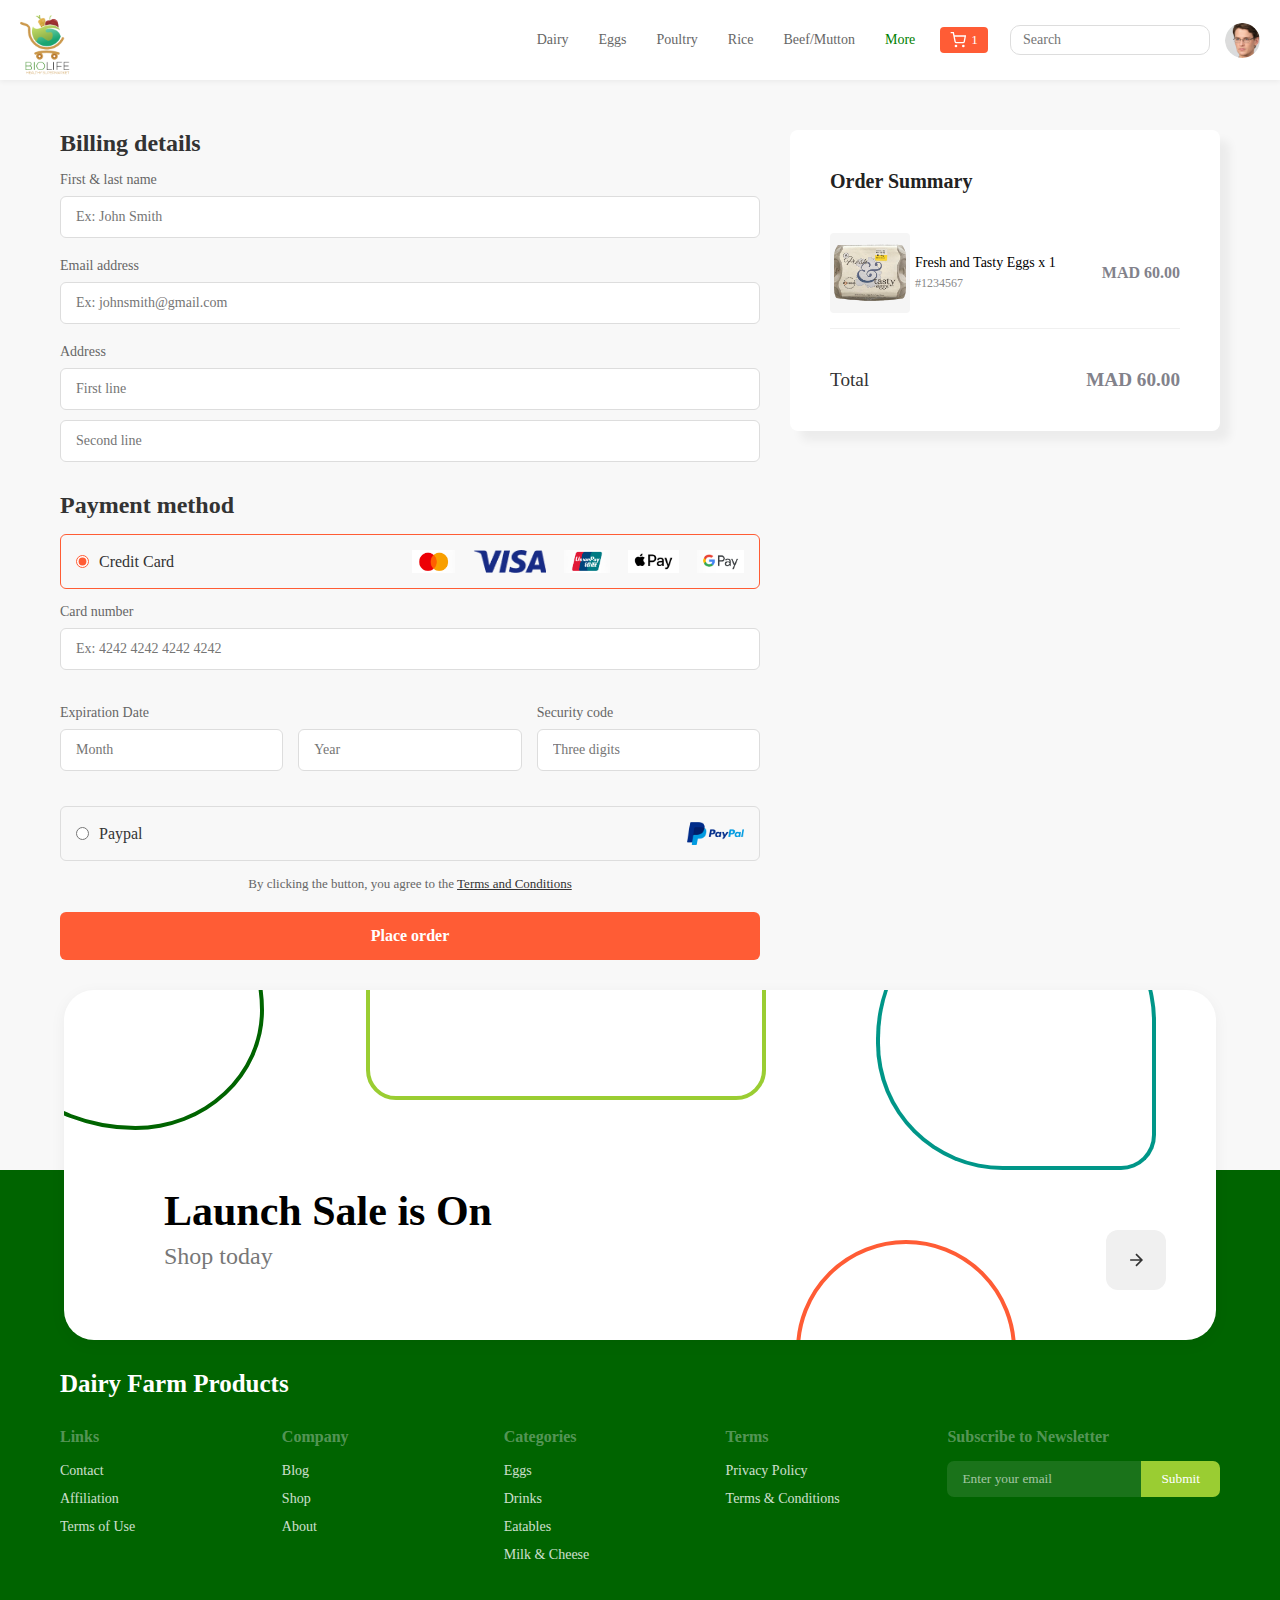
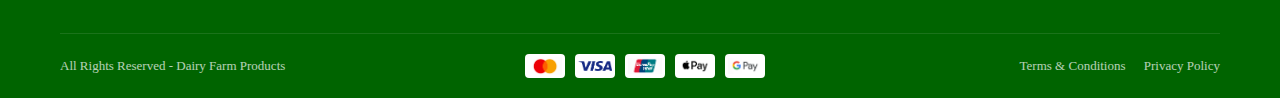
<file: 1.html>
<!DOCTYPE html>
<html lang="fr">
  <head>
    <meta charset="UTF-8" />
    <meta name="viewport" content="width=device-width, initial-scale=1.0" />
    <title>BioLife - Checkout</title>
    <link rel="stylesheet" href="assets\style\Checkout.css" />
    <link rel="icon" type="image/png" href="assets\img\logobiolife.png" />
  </head>
  <body>
    <header>
      <div class="logo">
        <img src="./assets/img/logobiolife.png" alt="BioLife Logo" />
      </div>

      <nav class="nav-menu">
        <a href="#">Dairy</a>
        <a href="#">Eggs</a>
        <a href="#">Poultry</a>
        <a href="#">Rice</a>
        <a href="#">Beef/Mutton</a>
        <a href="#" id="more">More</a>

        <button class="cart-btn">
          <svg
            width="16"
            height="16"
            viewBox="0 0 24 24"
            fill="none"
            stroke="currentColor"
            stroke-width="2"
          >
            <path d="M9 20a1 1 0 1 0 0 2 1 1 0 0 0 0-2z"></path>
            <path d="M20 20a1 1 0 1 0 0 2 1 1 0 0 0 0-2z"></path>
            <path
              d="M1 1h4l2.68 13.39a2 2 0 0 0 2 1.61h9.72a2 2 0 0 0 2-1.61L23 6H6"
            ></path>
          </svg>
          <span>1</span>
        </button>

        <input type="text" class="search-box" placeholder="Search" />

        <img
          src="./assets/img/user.png"
          alt="User Profile"
          class="user-avatar"
        />
      </nav>
    </header>

    <div class="container">
      <div class="main-content">
        <div class="checkout-form">
          <h2>Billing details</h2>

          <div class="form-group">
            <label>First & last name</label>
            <input
              type="text"
              class="form-control"
              placeholder="Ex: John Smith"
            />
          </div>

          <div class="form-group">
            <label>Email address</label>
            <input
              type="email"
              class="form-control"
              placeholder="Ex: johnsmith@gmail.com"
            />
          </div>

          <div class="form-group">
            <label>Address</label>
            <input
              type="text"
              class="form-control"
              placeholder="First line"
              style="margin-bottom: 10px"
            />
            <input type="text" class="form-control" placeholder="Second line" />
          </div>

          <div class="payment-methods">
            <h2>Payment method</h2>

            <div class="payment-option selected" id="credit-card-option">
              <input type="radio" id="credit-card" name="payment" checked />
              <label for="credit-card">Credit Card</label>
              <div class="payment-icons">
                <img src="./assets/img/Mastercard.png" alt="Mastercard" />
                <img src="./assets/img/Visacard.png" alt="Visa" />
                <img src="./assets/img/Unionpay.png" alt="UnionPay" />
                <img src="./assets/img/Applepay.png" alt="Apple Pay" />
                <img src="./assets/img/Googlepay.png" alt="Google Pay" />
              </div>
            </div>

            <div class="form-group">
              <label>Card number</label>
              <input
                type="text"
                class="form-control"
                placeholder="Ex: 4242 4242 4242 4242"
              />
            </div>

            <div class="form-row">
              <div class="form-group">
                <label>Expiration Date</label>
                <input type="text" class="form-control" placeholder="Month" />
              </div>
              <div class="form-group">
                <label>&nbsp;</label>
                <input type="text" class="form-control" placeholder="Year" />
              </div>
              <div class="form-group">
                <label>Security code</label>
                <input
                  type="text"
                  class="form-control"
                  placeholder="Three digits"
                />
              </div>
            </div>

            <div class="payment-option" id="paypal-option">
              <input type="radio" id="paypal" name="payment" />
              <label for="paypal">Paypal</label>
              <div class="payment-icons">
                <img src="./assets/img/Paypal.png" alt="PayPal" />
              </div>
            </div>

            <p class="terms-text">
              By clicking the button, you agree to the
              <a href="#">Terms and Conditions</a>
            </p>

            <button class="place-order-btn">Place order</button>
          </div>
        </div>

        <div class="order-summary">
          <h2 class="summary-title">Order Summary</h2>

          <div class="product-item">
            <div class="product-image">
              <img
                src="./assets/img/Fresheggs.png"
                alt="Fresh and Tasty Eggs"
                class="img"
              />
            </div>
            <div class="product-details">
              <div class="product-name">Fresh and Tasty Eggs x 1</div>
              <div class="product-meta">#1234567</div>
            </div>
            <div class="product-price">MAD 60.00</div>
          </div>
          <div>
            <span>Total</span>
            <span class="total">MAD 60.00</span>
          </div>
        </div>
      </div>
    </div>

    <!-- Launch Sale Section -->
    <div class="launch-sale">
      <div class="decorative-curves">
        <div class="curve curve-1"></div>
        <div class="curve curve-2"></div>
        <div class="curve curve-3"></div>
        <div class="circle-accent"></div>
      </div>
      <div class="content-wrapper">
        <h2>Launch Sale is On</h2>
        <p>Shop today</p>
        <div class="text-content"></div>
        <a href="#" class="shop-btn">
          <svg
            width="20"
            height="20"
            viewBox="0 0 24 24"
            fill="none"
            stroke="currentColor"
            stroke-width="2"
          >
            <path d="M5 12h14M12 5l7 7-7 7" />
          </svg>
        </a>
      </div>
    </div>

    <!-- Footer -->
    <footer class="footer">
      <div class="footer-container">
        <h2 class="footer-title">Dairy Farm Products</h2>

        <div class="footer-content">
          <div class="footer-section">
            <h3>Links</h3>
            <ul class="footer-links">
              <li><a href="#">Contact</a></li>
              <li><a href="#">Affiliation</a></li>
              <li><a href="#">Terms of Use</a></li>
            </ul>
          </div>

          <div class="footer-section">
            <h3>Company</h3>
            <ul class="footer-links">
              <li><a href="#">Blog</a></li>
              <li><a href="#">Shop</a></li>
              <li><a href="#">About</a></li>
            </ul>
          </div>

          <div class="footer-section">
            <h3>Categories</h3>
            <ul class="footer-links">
              <li><a href="#">Eggs</a></li>
              <li><a href="#">Drinks</a></li>
              <li><a href="#">Eatables</a></li>
              <li><a href="#">Milk & Cheese</a></li>
            </ul>
          </div>

          <div class="footer-section">
            <h3>Terms</h3>
            <ul class="footer-links">
              <li><a href="#">Privacy Policy</a></li>
              <li><a href="#">Terms & Conditions</a></li>
            </ul>
          </div>

          <div class="footer-section">
            <h3>Subscribe to Newsletter</h3>
            <form class="newsletter-form">
              <input
                type="email"
                class="newsletter-input"
                placeholder="Enter your email"
              />
              <button type="submit" class="newsletter-btn">Submit</button>
            </form>
          </div>
        </div>

        <div class="footer-bottom">
          <div class="footer-copyright">
            All Rights Reserved - Dairy Farm Products
          </div>

          <div class="payment-methods-footer">
            <img src="./assets/img/Mastercard.png" alt="Mastercard" />
            <img src="./assets/img/Visacard.png" alt="Visa" />
            <img src="./assets/img/Unionpay.png" alt="Union Pay" />
            <img src="./assets/img/Applepay.png" alt="Apple Pay" />
            <img src="./assets/img/Googlepay.png" alt="Google Pay" />
          </div>

          <div class="footer-terms">
            <a href="#">Terms & Conditions</a>
            <a href="#">Privacy Policy</a>
          </div>
        </div>
      </div>
    </footer>
    <script src="./assets/js/chekout.js"></script>
  </body>
</html>
</file>
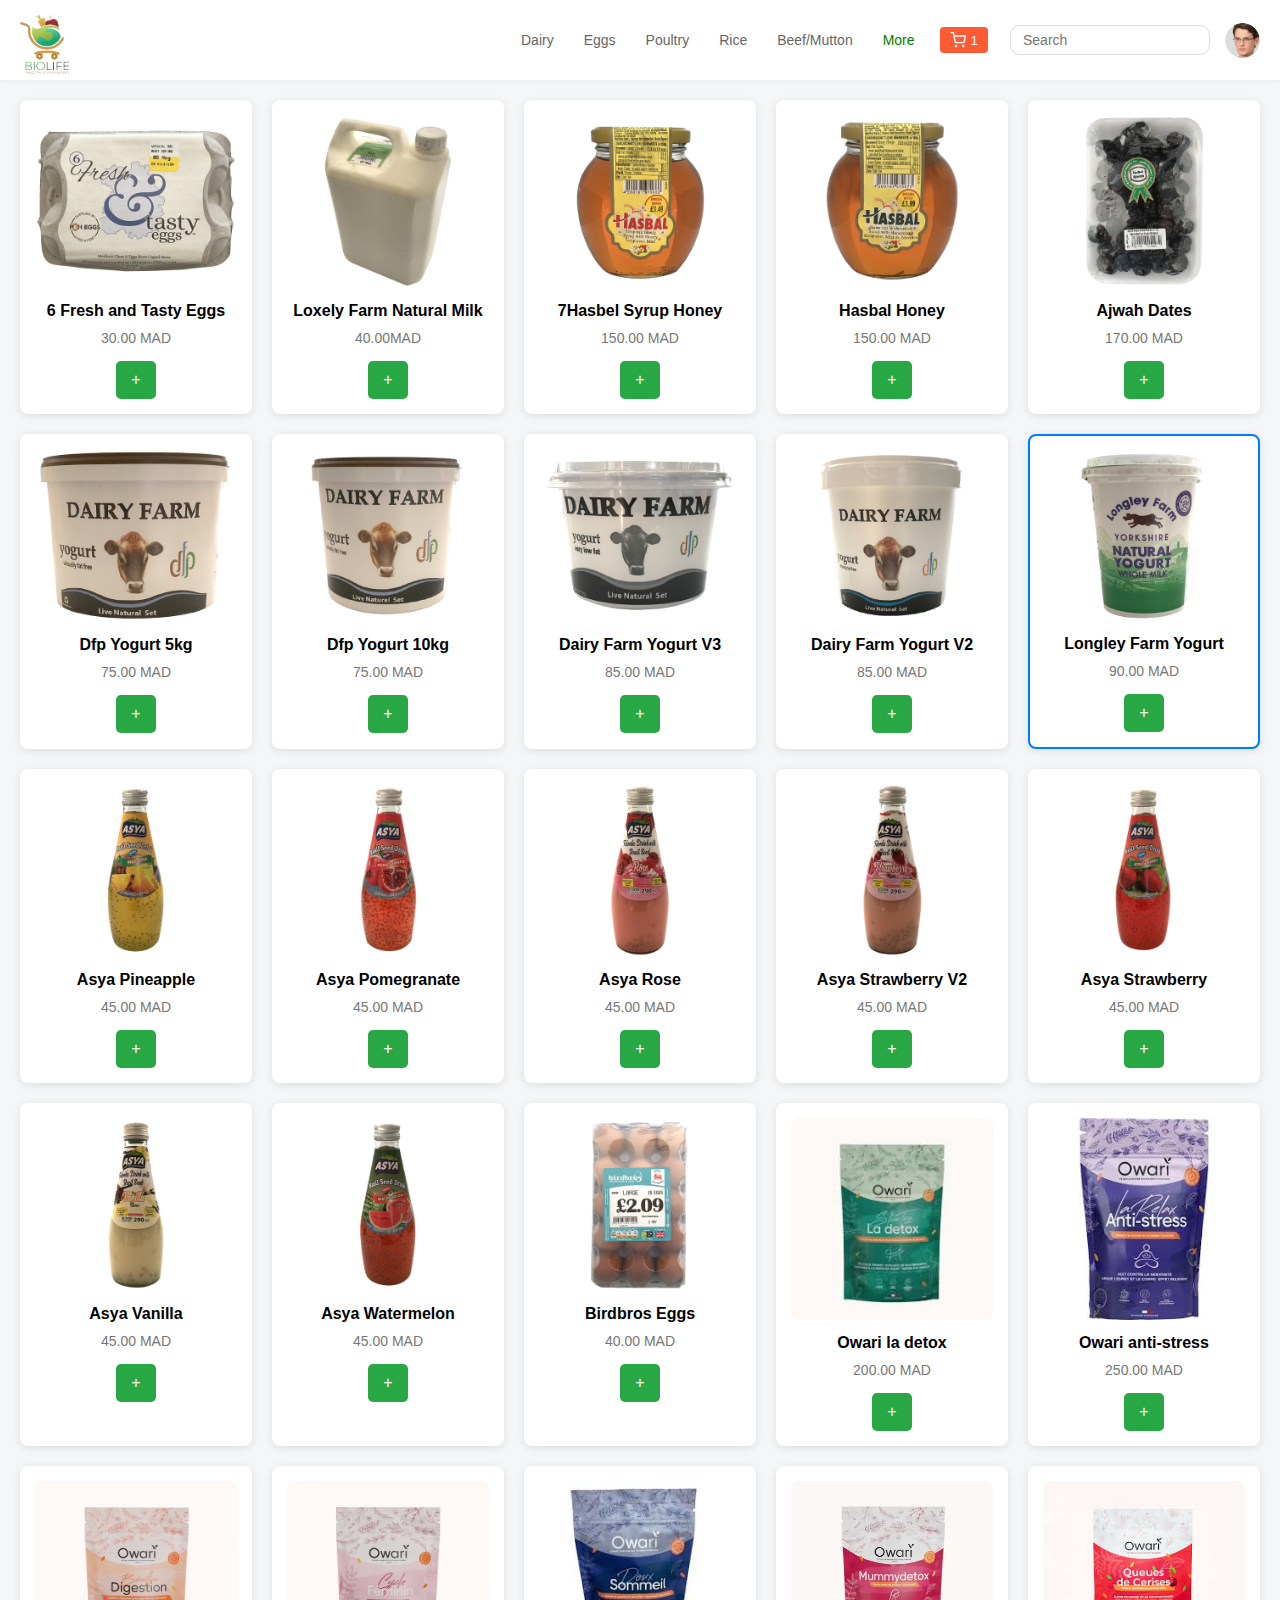
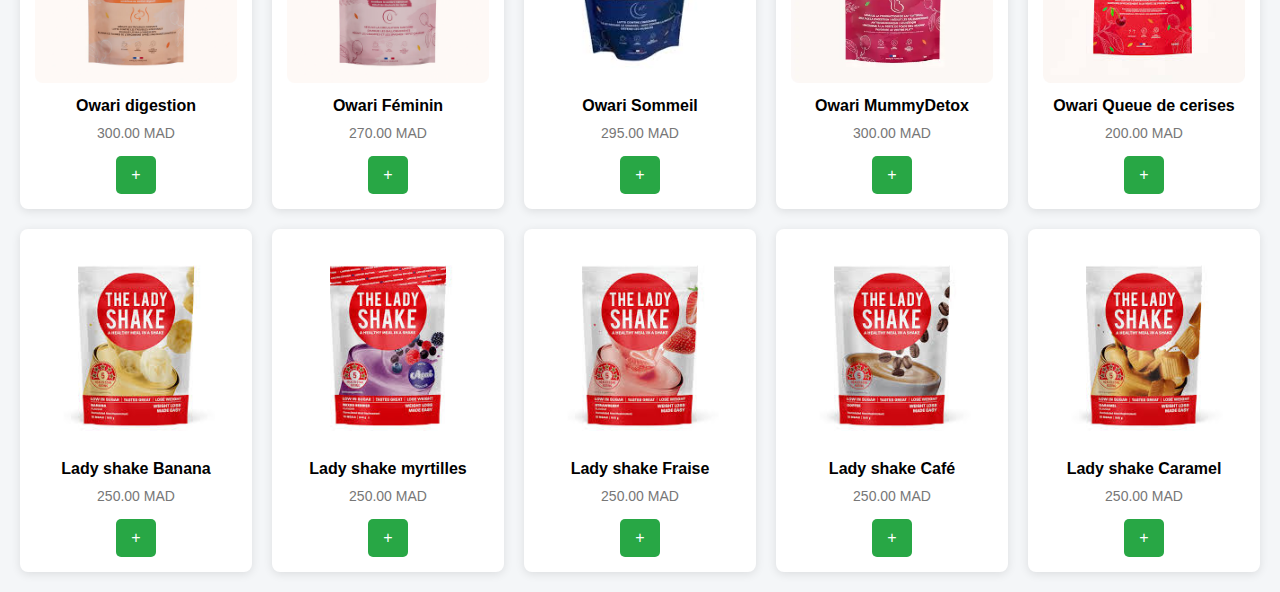
<file: catalogue.html>
<!DOCTYPE html>
<html lang="en">
  <head>
    <meta charset="UTF-8" />
    <meta name="viewport" content="width=device-width, initial-scale=1.0" />
    <title>Product Gallery</title>
    <link rel="stylesheet" href="assets\style\catalogue.css" />
    <link
    href="https://fonts.googleapis.com/css2?family=Abhaya+Libre:wght@400;500;700&family=Just+Another+Hand&display=swap"
    rel="stylesheet"
  />
    <link rel="icon" type="image/png" href="assets\img\logobiolife.png" />
    
  </head>
  <body>
    <header>
        <div class="logo">
          <img src="assets\img\logo.png" alt="BioLife Logo" />
        </div>
  
        <nav class="nav-menu">
          <a href="#">Dairy</a>
          <a href="#">Eggs</a>
          <a href="#">Poultry</a>
          <a href="#">Rice</a>
          <a href="#">Beef/Mutton</a>
          <a href="#" id="more">More</a>
  
          <button class="cart-btn">
            <svg
              width="16"
              height="16"
              viewBox="0 0 24 24"
              fill="none"
              stroke="currentColor"
              stroke-width="2"
            >
              <path d="M9 20a1 1 0 1 0 0 2 1 1 0 0 0 0-2z"></path>
              <path d="M20 20a1 1 0 1 0 0 2 1 1 0 0 0 0-2z"></path>
              <path
                d="M1 1h4l2.68 13.39a2 2 0 0 0 2 1.61h9.72a2 2 0 0 0 2-1.61L23 6H6"
              ></path>
            </svg>
            <span>1</span>
          </button>
  
          <input type="text" class="search-box" placeholder="Search" />
  
          <img src="assets\img\utilisateur.png" alt="User Profile" class="user-avatar" />
        </nav>
      </header>
    <div class="container">
      <!-- First batch of products -->
      <div class="product-card">
        <img
          src="assets/img/eggs.png"
          alt="product1"
          class="product-image"
        />
        <p class="product-name">6 Fresh and Tasty Eggs</p>
        <p class="product-price">30.00 MAD</p>
        <button class="add-btn">+</button>
      </div>
      <div class="product-card">
        <img
          src="assets/img/milk.png"
          alt="product2"
          class="product-image"
        />
        <p class="product-name">Loxely Farm Natural Milk</p>
        <p class="product-price">40.00MAD</p>
        <button class="add-btn">+</button>
      </div>
      <div class="product-card">
        <img
          src="assets/img/hasbalred.png"
          alt="product3"
          class="product-image"
        />
        <p class="product-name">7Hasbel Syrup Honey</p>
        <p class="product-price">150.00 MAD</p>
        <button class="add-btn">+</button>
      </div>
      <div class="product-card">
        <img
          src="assets/img/hasbalblue.png"
          alt="product4"
          class="product-image"
        />
        <p class="product-name">Hasbal Honey</p>
        <p class="product-price">150.00 MAD</p>
        <button class="add-btn">+</button>
      </div>
      <div class="product-card">
        <img
          src="assets/img/dates.png"
          alt="product5"
          class="product-image"
        />
        <p class="product-name">Ajwah Dates</p>
        <p class="product-price">170.00 MAD</p>
        <button class="add-btn">+</button>
      </div>
      <div class="product-card">
        <img
          src="assets/img/1.png"
          alt="product6"
          class="product-image"
        />
        <p class="product-name">Dfp Yogurt 5kg</p>
        <p class="product-price">75.00 MAD</p>
        <button class="add-btn">+</button>
      </div>
      <div class="product-card">
        <img
          src="assets/img/2.png"
          alt="product7"
          class="product-image"
        />
        <p class="product-name">Dfp Yogurt 10kg</p>
        <p class="product-price">75.00 MAD</p>
        <button class="add-btn">+</button>
      </div>
      <div class="product-card">
        <img
          src="assets/img/3.png"
          alt="product8"
          class="product-image"
        />
        <p class="product-name">Dairy Farm Yogurt V3 </p>
        <p class="product-price">85.00 MAD</p>
        <button class="add-btn">+</button>
      </div>

      <!-- Second batch of products -->
      <div class="product-card">
        <img
          src="assets/img/4.png"
          alt="product9"
          class="product-image"
        />
        <p class="product-name">Dairy Farm Yogurt V2</p>
        <p class="product-price">85.00 MAD</p>
        <button class="add-btn">+</button>
      </div>
      <div class="product-card selected">
        <img
          src="assets/img/5.png"
          alt="product10"
          class="product-image"
        />
        <p class="product-name">Longley Farm Yogurt</p>
        <p class="product-price">90.00 MAD</p>
        <button class="add-btn">+</button>
      </div>
      <div class="product-card">
        <img
          src="assets/img/pineapple.png"
          alt="product11"
          class="product-image"
        />
        <p class="product-name">Asya Pineapple</p>
        <p class="product-price">45.00 MAD</p>
        <button class="add-btn">+</button>
      </div>
      <div class="product-card">
        <img
          src="assets/img/pomegrenade.png"
          alt="product12"
          class="product-image"
        />
        <p class="product-name">Asya Pomegranate</p>
        <p class="product-price">45.00 MAD</p>
        <button class="add-btn">+</button>
      </div>
      <div class="product-card">
        <img
          src="assets/img/rose.png"
          alt="product13"
          class="product-image"
        />
        <p class="product-name">Asya Rose</p>
        <p class="product-price">45.00 MAD</p>
        <button class="add-btn">+</button>
      </div>
      <div class="product-card">
        <img
          src="assets/img/sv2.png"
          alt="product14"
          class="product-image"
        />
        <p class="product-name">Asya Strawberry V2</p>
        <p class="product-price">45.00 MAD</p>
        <button class="add-btn">+</button>
      </div>
      <div class="product-card">
        <img
          src="assets/img/str.png"
          alt="product15"
          class="product-image"
        />
        <p class="product-name">Asya Strawberry</p>
        <p class="product-price">45.00 MAD</p>
        <button class="add-btn">+</button>
      </div>
      <div class="product-card">
        <img
          src="assets/img/vanille.png"
          alt="product16"
          class="product-image"
        />
        <p class="product-name">Asya Vanilla</p>
        <p class="product-price">45.00 MAD</p>
        <button class="add-btn">+</button>
      </div>
      <div class="product-card">
        <img
          src="assets/img/watermelon.png"
          alt="product17"
          class="product-image"
        />
        <p class="product-name">Asya Watermelon</p>
        <p class="product-price">45.00 MAD</p>
        <button class="add-btn">+</button>
      </div>
      <div class="product-card">
        <img
          src="assets/img/BE.png"
          alt="product18"
          class="product-image"
        />
        <p class="product-name">Birdbros Eggs</p>
        <p class="product-price">40.00 MAD</p>
        <button class="add-btn">+</button>
      </div>
      <div class="product-card">
        <img
          src="assets/img/ladetox.png"
          alt="product19"
          class="product-image"
        />
        <p class="product-name">Owari la detox</p>
        <p class="product-price">200.00 MAD</p>
        <button class="add-btn">+</button>
      </div>
      <div class="product-card">
        <img
          src="assets/img/antistress.png"
          alt="product20"
          class="product-image"
        />
        <p class="product-name">Owari anti-stress</p>
        <p class="product-price">250.00 MAD</p>
        <button class="add-btn">+</button>
      </div>

      <!-- New products: Boost Energy -->
      <div class="product-card">
        <img
          src="assets/img/owaridigestion.png"
          alt="product21"
          class="product-image"
        />
        <p class="product-name">Owari digestion</p>
        <p class="product-price">300.00 MAD</p>
        <button class="add-btn">+</button>
      </div>
      <div class="product-card">
        <img
          src="assets/img/feminin.png"
          alt="product22"
          class="product-image"
        />
        <p class="product-name">Owari Féminin</p>
        <p class="product-price">270.00 MAD</p>
        <button class="add-btn">+</button>
      </div>
      <div class="product-card">
        <img
          src="assets/img/Sommeil.png"
          alt="product23"
          class="product-image"
        />
        <p class="product-name">Owari Sommeil</p>
        <p class="product-price">295.00 MAD</p>
        <button class="add-btn">+</button>
      </div>
      <div class="product-card">
        <img
          src="assets/img/mummydetox.png"
          alt="product24"
          class="product-image"
        />
        <p class="product-name">Owari MummyDetox</p>
        <p class="product-price">300.00 MAD</p>
        <button class="add-btn">+</button>
      </div>
      <div class="product-card">
        <img
          src="assets/img/queue de cerises.png"
          alt="product25"
          class="product-image"
        />
        <p class="product-name">Owari Queue de cerises</p>
        <p class="product-price">200.00 MAD</p>
        <button class="add-btn">+</button>
      </div>
      <div class="product-card">
        <img
          src="assets/img/ladyshake1.png"
          alt="product26"
          class="product-image"
        />
        <p class="product-name">Lady shake Banana</p>
        <p class="product-price">250.00 MAD</p>
        <button class="add-btn">+</button>
      </div>
      <div class="product-card">
        <img
          src="assets/img/ladyshake2.png"
          alt="product27"
          class="product-image"
        />
        <p class="product-name">Lady shake myrtilles</p>
        <p class="product-price">250.00 MAD</p>
        <button class="add-btn">+</button>
      </div>
      <div class="product-card">
        <img
          src="assets/img/ladyshake3.png"
          alt="product28"
          class="product-image"
        />
        <p class="product-name">Lady shake Fraise</p>
        <p class="product-price">250.00 MAD</p>
        <button class="add-btn">+</button>
      </div>
      <div class="product-card">
        <img
          src="assets/img/ladyshake4.png"
          alt="product29"
          class="product-image"
        />
        <p class="product-name">Lady shake Café</p>
        <p class="product-price">250.00 MAD</p>
        <button class="add-btn">+</button>
      </div>
      <div class="product-card">
        <img
          src="assets/img/ladyshake5.png"
          alt="product30"
          class="product-image"
        />
        <p class="product-name">Lady shake Caramel</p>
        <p class="product-price">250.00 MAD</p>
        <button class="add-btn">+</button>
      </div>
    </div>
  </body>
</html>

</body>
</html>
</file>
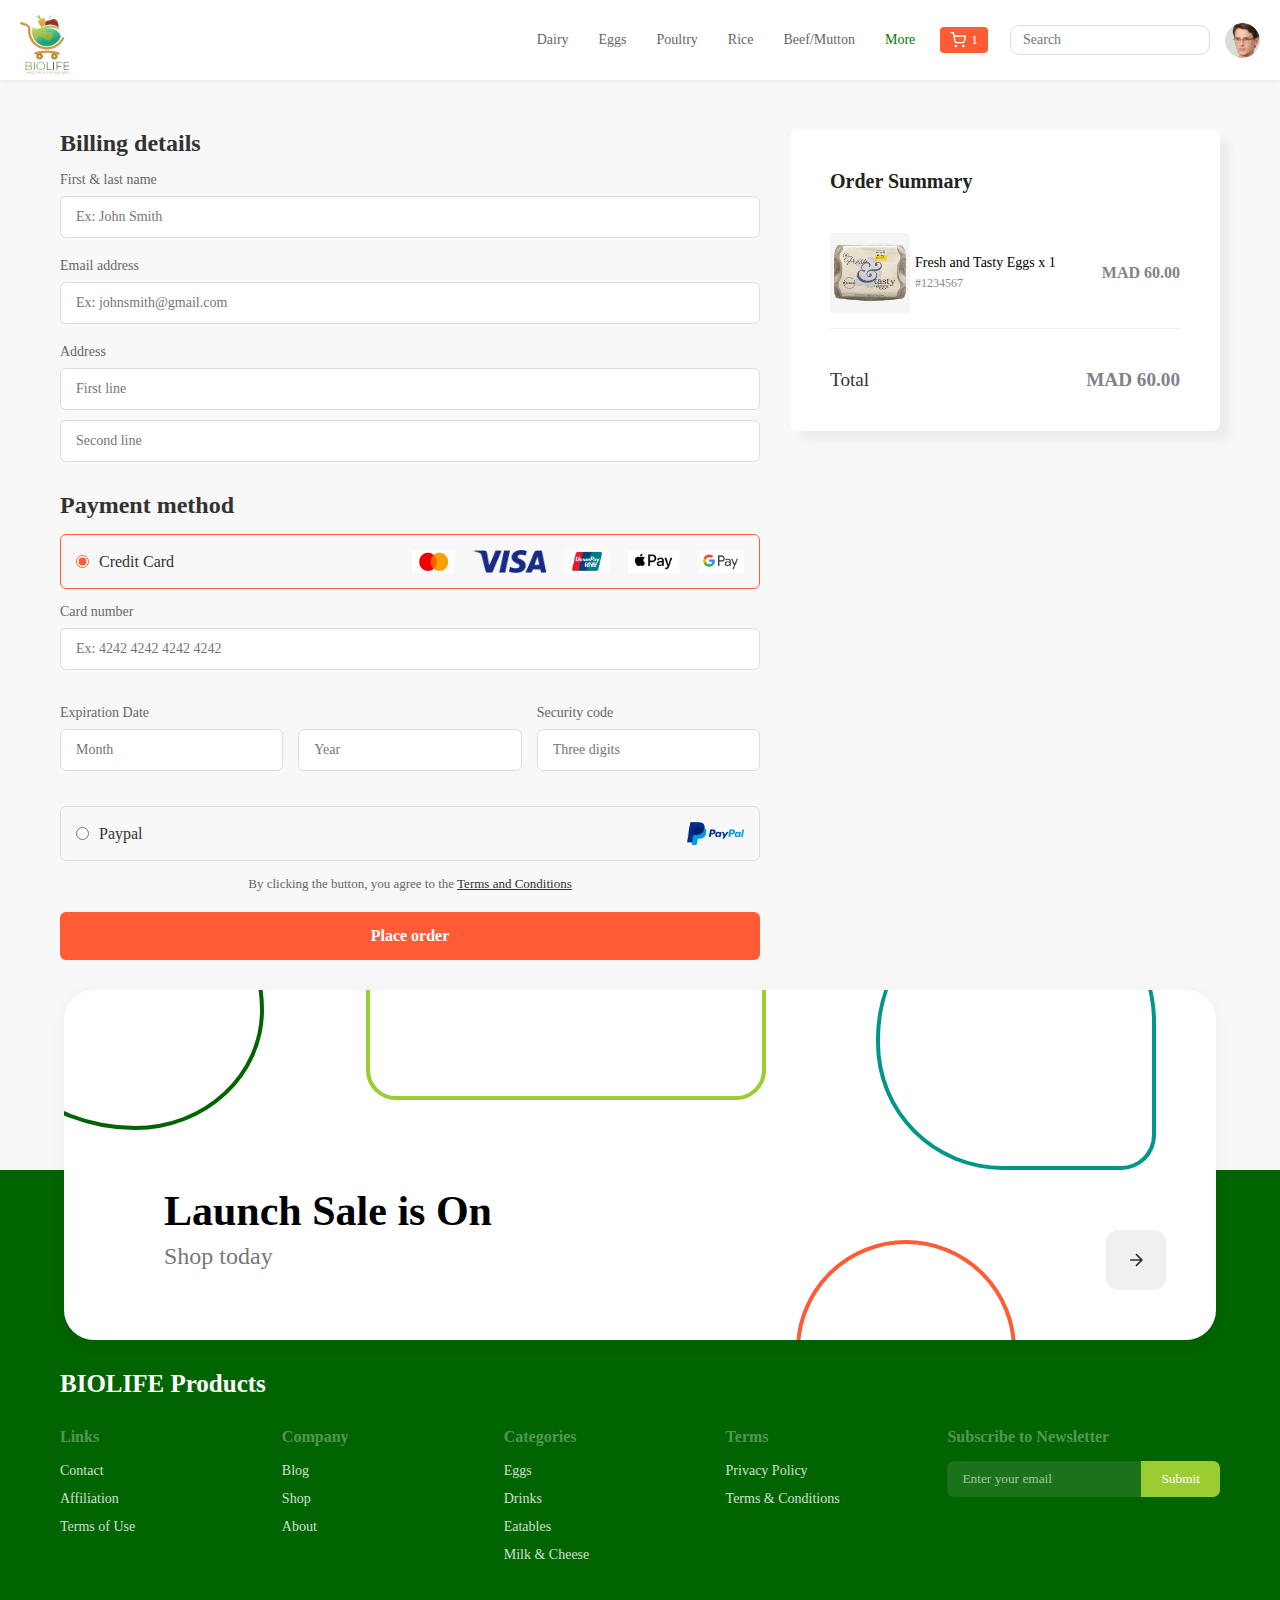
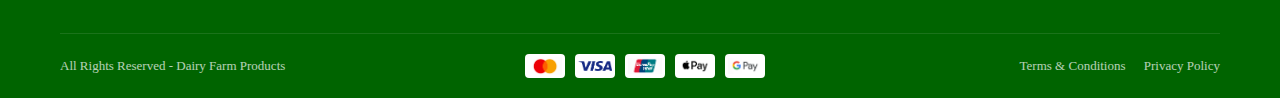
<file: checkout.html>
<!DOCTYPE html>
<html lang="fr">
  <head>
    <meta charset="UTF-8" />
    <meta name="viewport" content="width=device-width, initial-scale=1.0" />
    <title>BioLife - Checkout</title>
    <link rel="stylesheet" href="assets\style\Checkout.css" />
    <link rel="icon" type="image/png" href="assets\img\logobiolife.png" />
  </head>
  <body>
    <header>
      <div class="logo">
        <img src="./assets/img/logobiolife.png" alt="BioLife Logo" />
      </div>

      <nav class="nav-menu">
        <a href="#">Dairy</a>
        <a href="#">Eggs</a>
        <a href="#">Poultry</a>
        <a href="#">Rice</a>
        <a href="#">Beef/Mutton</a>
        <a href="#" id="more">More</a>

        <button class="cart-btn">
          <svg
            width="16"
            height="16"
            viewBox="0 0 24 24"
            fill="none"
            stroke="currentColor"
            stroke-width="2"
          >
            <path d="M9 20a1 1 0 1 0 0 2 1 1 0 0 0 0-2z"></path>
            <path d="M20 20a1 1 0 1 0 0 2 1 1 0 0 0 0-2z"></path>
            <path
              d="M1 1h4l2.68 13.39a2 2 0 0 0 2 1.61h9.72a2 2 0 0 0 2-1.61L23 6H6"
            ></path>
          </svg>
          <span>1</span>
        </button>

        <input type="text" class="search-box" placeholder="Search" />

        <img
          src="./assets/img/user.png"
          alt="User Profile"
          class="user-avatar"
        />
      </nav>
    </header>

    <div class="container">
      <div class="main-content">
        <div class="checkout-form">
          <h2>Billing details</h2>

          <div class="form-group">
            <label>First & last name</label>
            <input
              type="text"
              class="form-control"
              placeholder="Ex: John Smith"
            />
          </div>

          <div class="form-group">
            <label>Email address</label>
            <input
              type="email"
              class="form-control"
              placeholder="Ex: johnsmith@gmail.com"
            />
          </div>

          <div class="form-group">
            <label>Address</label>
            <input
              type="text"
              class="form-control"
              placeholder="First line"
              style="margin-bottom: 10px"
            />
            <input type="text" class="form-control" placeholder="Second line" />
          </div>

          <div class="payment-methods">
            <h2>Payment method</h2>

            <div class="payment-option selected" id="credit-card-option">
              <input type="radio" id="credit-card" name="payment" checked />
              <label for="credit-card">Credit Card</label>
              <div class="payment-icons">
                <img src="./assets/img/Mastercard.png" alt="Mastercard" />
                <img src="./assets/img/Visacard.png" alt="Visa" />
                <img src="./assets/img/Unionpay.png" alt="UnionPay" />
                <img src="./assets/img/Applepay.png" alt="Apple Pay" />
                <img src="./assets/img/Googlepay.png" alt="Google Pay" />
              </div>
            </div>

            <div class="form-group">
              <label>Card number</label>
              <input
                type="text"
                class="form-control"
                placeholder="Ex: 4242 4242 4242 4242"
              />
            </div>

            <div class="form-row">
              <div class="form-group">
                <label>Expiration Date</label>
                <input type="text" class="form-control" placeholder="Month" />
              </div>
              <div class="form-group">
                <label>&nbsp;</label>
                <input type="text" class="form-control" placeholder="Year" />
              </div>
              <div class="form-group">
                <label>Security code</label>
                <input
                  type="text"
                  class="form-control"
                  placeholder="Three digits"
                />
              </div>
            </div>

            <div class="payment-option" id="paypal-option">
              <input type="radio" id="paypal" name="payment" />
              <label for="paypal">Paypal</label>
              <div class="payment-icons">
                <img src="./assets/img/Paypal.png" alt="PayPal" />
              </div>
            </div>

            <p class="terms-text">
              By clicking the button, you agree to the
              <a href="#">Terms and Conditions</a>
            </p>

            <button class="place-order-btn">Place order</button>
          </div>
        </div>

        <div class="order-summary">
          <h2 class="summary-title">Order Summary</h2>

          <div class="product-item">
            <div class="product-image">
              <img
                src="./assets/img/Fresheggs.png"
                alt="Fresh and Tasty Eggs"
                class="img"
              />
            </div>
            <div class="product-details">
              <div class="product-name">Fresh and Tasty Eggs x 1</div>
              <div class="product-meta">#1234567</div>
            </div>
            <div class="product-price">MAD 60.00</div>
          </div>
          <div>
            <span>Total</span>
            <span class="total">MAD 60.00</span>
          </div>
        </div>
      </div>
    </div>

    <!-- Launch Sale Section -->
    <div class="launch-sale">
      <div class="decorative-curves">
        <div class="curve curve-1"></div>
        <div class="curve curve-2"></div>
        <div class="curve curve-3"></div>
        <div class="circle-accent"></div>
      </div>
      <div class="content-wrapper">
        <h2>Launch Sale is On</h2>
        <p>Shop today</p>
        <div class="text-content"></div>
        <a href="#" class="shop-btn">
          <svg
            width="20"
            height="20"
            viewBox="0 0 24 24"
            fill="none"
            stroke="currentColor"
            stroke-width="2"
          >
            <path d="M5 12h14M12 5l7 7-7 7" />
          </svg>
        </a>
      </div>
    </div>

    <!-- Footer -->
    <footer class="footer">
      <div class="footer-container">
        <h2 class="footer-title">BIOLIFE Products</h2>

        <div class="footer-content">
          <div class="footer-section">
            <h3>Links</h3>
            <ul class="footer-links">
              <li><a href="#">Contact</a></li>
              <li><a href="#">Affiliation</a></li>
              <li><a href="#">Terms of Use</a></li>
            </ul>
          </div>

          <div class="footer-section">
            <h3>Company</h3>
            <ul class="footer-links">
              <li><a href="#">Blog</a></li>
              <li><a href="#">Shop</a></li>
              <li><a href="#">About</a></li>
            </ul>
          </div>

          <div class="footer-section">
            <h3>Categories</h3>
            <ul class="footer-links">
              <li><a href="#">Eggs</a></li>
              <li><a href="#">Drinks</a></li>
              <li><a href="#">Eatables</a></li>
              <li><a href="#">Milk & Cheese</a></li>
            </ul>
          </div>

          <div class="footer-section">
            <h3>Terms</h3>
            <ul class="footer-links">
              <li><a href="#">Privacy Policy</a></li>
              <li><a href="#">Terms & Conditions</a></li>
            </ul>
          </div>

          <div class="footer-section">
            <h3>Subscribe to Newsletter</h3>
            <form class="newsletter-form">
              <input
                type="email"
                class="newsletter-input"
                placeholder="Enter your email"
              />
              <button type="submit" class="newsletter-btn">Submit</button>
            </form>
          </div>
        </div>

        <div class="footer-bottom">
          <div class="footer-copyright">
            All Rights Reserved - Dairy Farm Products
          </div>

          <div class="payment-methods-footer">
            <img src="./assets/img/Mastercard.png" alt="Mastercard" />
            <img src="./assets/img/Visacard.png" alt="Visa" />
            <img src="./assets/img/Unionpay.png" alt="Union Pay" />
            <img src="./assets/img/Applepay.png" alt="Apple Pay" />
            <img src="./assets/img/Googlepay.png" alt="Google Pay" />
          </div>

          <div class="footer-terms">
            <a href="#">Terms & Conditions</a>
            <a href="#">Privacy Policy</a>
          </div>
        </div>
      </div>
    </footer>
    <script src="./assets/js/chekout.js"></script>
  </body>
</html>
</file>
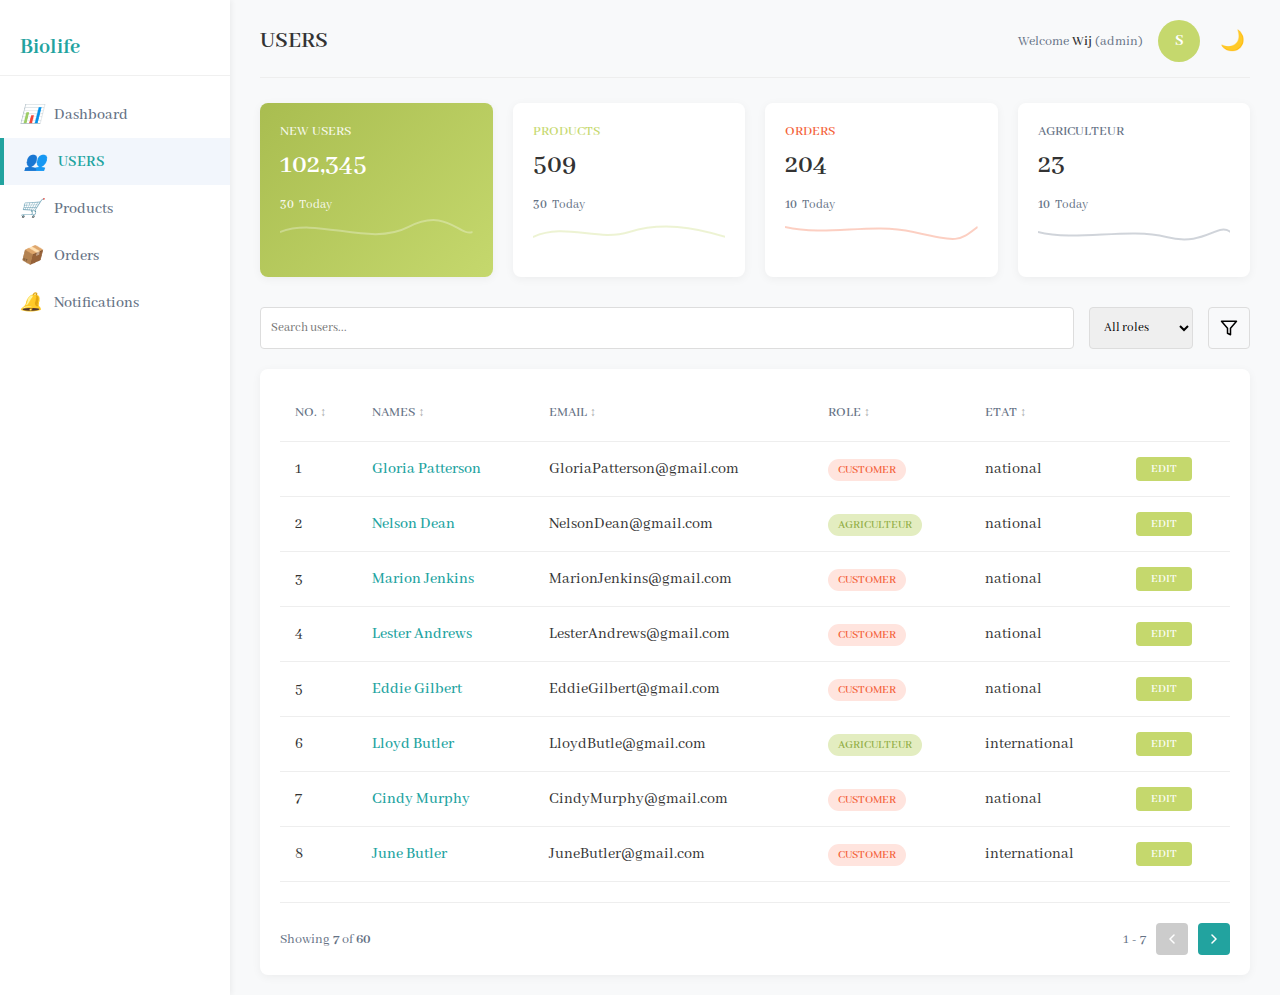
<file: dashadmin.html>
<!DOCTYPE html>
<html lang="fr">
  <head>
    <meta charset="UTF-8" />
    <meta name="viewport" content="width=device-width, initial-scale=1.0" />
    <link rel="stylesheet" href="assets\style\dashadmin.css" />
    <link rel="icon" type="image/png" href="assets\img\logobiolife.png" />
    <link
      href="https://fonts.googleapis.com/css2?family=Abhaya+Libre:wght@400;500;700&family=Just+Another+Hand&display=swap"
      rel="stylesheet"
    />
    <script src="assets\js\admin.js"></script>
    <title>Dashboard admin</title>
  </head>
  <body>
    <!-- Sidebar -->
    <div class="sidebar">
      <div class="sidebar-header">Biolife</div>
      <div class="menu-item"><i>📊</i> Dashboard</div>
      <div class="menu-item active"><i>👥</i> USERS</div>
      <div class="menu-item"><i>🛒</i> Products</div>
      <div class="menu-item"><i>📦</i> Orders</div>
      <div class="menu-item"><i>🔔</i> Notifications</div>
    </div>

    <!-- Main Content -->
    <div class="main-content">
      <!-- Header -->
      <div class="header">
        <h1 class="page-title">USERS</h1>
        <div class="user-info">
          <div class="welcome-text">
            Welcome <span class="user-name">Wij</span>
            <span class="user-role"> (admin)</span>
          </div>
          <div class="user-avatar">S</div>
          <button class="dark-mode-toggle">🌙</button>
        </div>
      </div>

      <!-- Stats Cards -->
      <div class="stats-container">
        <div class="stat-card gradient">
          <div class="stat-title">NEW USERS</div>
          <div class="stat-value">102,345</div>
          <div class="stat-today">
            <span class="today-number">30</span>
            <span>Today</span>
          </div>
          <svg
            class="stat-curve"
            width="100%"
            height="40"
            viewBox="0 0 300 40"
            preserveAspectRatio="none"
          >
            <path
              d="M0,20 C60,5 140,35 200,15 S280,25 300,20"
              fill="none"
              stroke="rgba(255,255,255,0.3)"
              stroke-width="2"
            ></path>
          </svg>
        </div>
        <div class="stat-card">
          <div class="stat-title" style="color: #c5d86d">PRODUCTS</div>
          <div class="stat-value">509</div>
          <div class="stat-today">
            <span class="today-number">30</span>
            <span style="color: #657285">Today</span>
          </div>
          <svg
            class="stat-curve"
            width="100%"
            height="40"
            viewBox="0 0 300 40"
            preserveAspectRatio="none"
          >
            <path
              d="M0,25 C50,10 100,30 150,20 S250,15 300,25"
              fill="none"
              stroke="rgba(197,216,109,0.3)"
              stroke-width="2"
            ></path>
          </svg>
        </div>
        <div class="stat-card">
          <div class="stat-title" style="color: #f46036">ORDERS</div>
          <div class="stat-value">204</div>
          <div class="stat-today">
            <span class="today-number">10</span>
            <span style="color: #657285">Today</span>
          </div>
          <svg
            class="stat-curve"
            width="100%"
            height="40"
            viewBox="0 0 300 40"
            preserveAspectRatio="none"
          >
            <path
              d="M0,15 C70,25 130,10 200,20 S270,30 300,15"
              fill="none"
              stroke="rgba(244,96,54,0.3)"
              stroke-width="2"
            ></path>
          </svg>
        </div>
        <div class="stat-card">
          <div class="stat-title" style="color: #657285">AGRICULTEUR</div>
          <div class="stat-value">23</div>
          <div class="stat-today">
            <span class="today-number">10</span>
            <span style="color: #657285">Today</span>
          </div>
          <svg
            class="stat-curve"
            width="100%"
            height="40"
            viewBox="0 0 300 40"
            preserveAspectRatio="none"
          >
            <path
              d="M0,20 C60,30 140,15 200,25 S280,10 300,20"
              fill="none"
              stroke="rgba(101,114,133,0.3)"
              stroke-width="2"
            ></path>
          </svg>
        </div>
      </div>

      <!-- Search and Filter -->
      <div class="search-container">
        <input type="text" id="searchInput" placeholder="Search users..." />
        <select id="roleFilter">
          <option value="all">All roles</option>
          <option value="customer">Customer</option>
          <option value="agriculteur">Agriculteur</option>
        </select>
        <button class="filter-btn">
          <svg
            width="18"
            height="18"
            viewBox="0 0 24 24"
            fill="none"
            stroke="currentColor"
            stroke-width="2"
            stroke-linecap="round"
            stroke-linejoin="round"
          >
            <polygon
              points="22 3 2 3 10 12.46 10 19 14 21 14 12.46 22 3"
            ></polygon>
          </svg>
        </button>
      </div>

      <!-- Clients Table -->
      <div class="table-container">
        <table>
          <thead>
            <tr>
              <th>NO. <span class="sort-indicator">↕</span></th>
              <th>NAMES <span class="sort-indicator">↕</span></th>
              <th>EMAIL <span class="sort-indicator">↕</span></th>
              <th>ROLE <span class="sort-indicator">↕</span></th>
              <th>ETAT <span class="sort-indicator">↕</span></th>
              <th></th>
            </tr>
          </thead>
          <tbody>
            <tr>
              <td>1</td>
              <td class="client-name">Gloria Patterson</td>
              <td>GloriaPatterson@gmail.com</td>
              <td><span class="role-badge">Customer</span></td>
              <td>national</td>
              <td><button class="edit-btn">Edit</button></td>
            </tr>
            <tr>
              <td>2</td>
              <td class="client-name">Nelson Dean</td>
              <td>NelsonDean@gmail.com</td>
              <td><span class="role-badge agriculteur">Agriculteur</span></td>
              <td>national</td>
              <td><button class="edit-btn">Edit</button></td>
            </tr>
            <tr>
              <td>3</td>
              <td class="client-name">Marion Jenkins</td>
              <td>MarionJenkins@gmail.com</td>
              <td><span class="role-badge">Customer</span></td>
              <td>national</td>
              <td><button class="edit-btn">Edit</button></td>
            </tr>
            <tr>
              <td>4</td>
              <td class="client-name">Lester Andrews</td>
              <td>LesterAndrews@gmail.com</td>
              <td><span class="role-badge">Customer</span></td>
              <td>national</td>
              <td><button class="edit-btn">Edit</button></td>
            </tr>
            <tr>
              <td>5</td>
              <td class="client-name">Eddie Gilbert</td>
              <td>EddieGilbert@gmail.com</td>
              <td><span class="role-badge">Customer</span></td>
              <td>national</td>
              <td><button class="edit-btn">Edit</button></td>
            </tr>
            <tr>
              <td>6</td>
              <td class="client-name">Lloyd Butler</td>
              <td>LloydButle@gmail.com</td>
              <td><span class="role-badge agriculteur">Agriculteur</span></td>
              <td>international</td>
              <td><button class="edit-btn">Edit</button></td>
            </tr>
            <tr>
              <td>7</td>
              <td class="client-name">Cindy Murphy</td>
              <td>CindyMurphy@gmail.com</td>
              <td><span class="role-badge">Customer</span></td>
              <td>national</td>
              <td><button class="edit-btn">Edit</button></td>
            </tr>
            <tr>
              <td>8</td>
              <td class="client-name">June Butler</td>
              <td>JuneButler@gmail.com</td>
              <td><span class="role-badge">Customer</span></td>
              <td>international</td>
              <td><button class="edit-btn">Edit</button></td>
            </tr>
          </tbody>
        </table>

        <!-- Pagination -->
        <div class="pagination">
          <div class="pagination-info">
            Showing <strong>7</strong> of <strong>60</strong>
          </div>
          <div class="pagination-controls">
            <div class="page-numbers">1 - 7</div>
            <button class="pagination-btn" disabled>
              <svg
                width="6"
                height="10"
                viewBox="0 0 6 10"
                fill="none"
                xmlns="http://www.w3.org/2000/svg"
              >
                <path
                  d="M5 1L1 5L5 9"
                  stroke="white"
                  stroke-width="1.5"
                  stroke-linecap="round"
                />
              </svg>
            </button>
            <button class="pagination-btn">
              <svg
                width="6"
                height="10"
                viewBox="0 0 6 10"
                fill="none"
                xmlns="http://www.w3.org/2000/svg"
              >
                <path
                  d="M1 9L5 5L1 1"
                  stroke="white"
                  stroke-width="1.5"
                  stroke-linecap="round"
                />
              </svg>
            </button>
          </div>
        </div>
      </div>
    </div>
  </body>
</html>
</file>
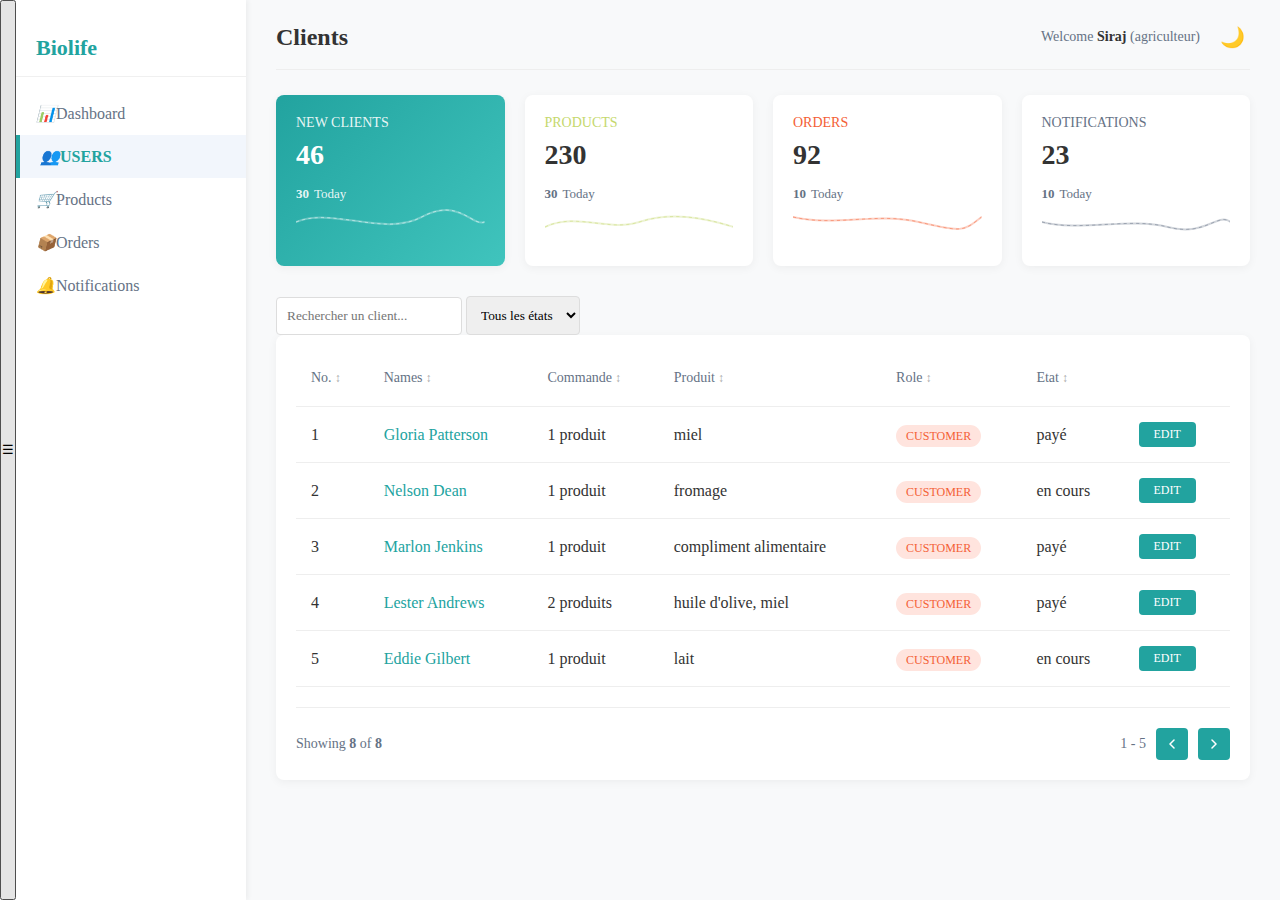
<file: dashagri.html>
<!DOCTYPE html>
<html lang="fr">
  <head>
    <meta charset="UTF-8" />
    <meta name="viewport" content="width=device-width, initial-scale=1.0" />
    <link rel="stylesheet" href="assets\style\dashagri.css" />
    <link rel="icon" type="image/png" href="assets\img\logobiolife.png" />
    <script src="assets\js\agri.js"></script>
    <title>Dashboard Agriculteur</title>
    <style></style>
  </head>
  <body>
    <!-- Sidebar -->
    <div class="sidebar">
      <div class="sidebar-header">Biolife</div>
      <div class="menu-item"><i>📊</i> Dashboard</div>
      <div class="menu-item active"><i>👥</i> USERS</div>
      <div class="menu-item"><i>🛒</i> Products</div>
      <div class="menu-item"><i>📦</i> Orders</div>
      <div class="menu-item"><i>🔔</i> Notifications</div>
    </div>

    <!-- Main Content -->
    <div class="main-content">
      <!-- Header -->
      <div class="header">
        <h1 class="page-title">Clients</h1>
        <div class="user-info">
          <div class="welcome-text">
            Welcome <span class="user-name">Siraj</span
            ><span class="user-role"> (agriculteur)</span>
          </div>
        </div>
      </div>

      <!-- Stats Cards -->
      <div class="stats-container">
        <div class="stat-card gradient">
          <div class="stat-title">NEW CLIENTS</div>
          <div class="stat-value">102,345</div>
          <div class="stat-today">
            <span class="today-number">30</span>
            <span>Today</span>
          </div>
          <svg
            class="stat-curve"
            width="100%"
            height="40"
            viewBox="0 0 300 40"
            preserveAspectRatio="none"
          >
            <path
              d="M0,20 C60,5 140,35 200,15 S280,25 300,20"
              fill="none"
              stroke="rgba(255,255,255,0.3)"
              stroke-width="2"
            ></path>
            <path
              d="M0,20 C60,5 140,35 200,15 S280,25 300,20"
              fill="none"
              stroke="rgba(255,255,255,0.6)"
              stroke-width="1"
              stroke-dasharray="5,5"
            ></path>
          </svg>
        </div>
        <div class="stat-card">
          <div class="stat-title" style="color: #c5d86d">PRODUCTS</div>
          <div class="stat-value">509</div>
          <div class="stat-today">
            <span class="today-number">30</span>
            <span style="color: #657285">Today</span>
          </div>
          <svg
            class="stat-curve"
            width="100%"
            height="40"
            viewBox="0 0 300 40"
            preserveAspectRatio="none"
          >
            <path
              d="M0,25 C50,10 100,30 150,20 S250,15 300,25"
              fill="none"
              stroke="rgba(197,216,109,0.3)"
              stroke-width="2"
            ></path>
            <path
              d="M0,25 C50,10 100,30 150,20 S250,15 300,25"
              fill="none"
              stroke="rgba(197,216,109,0.6)"
              stroke-width="1"
              stroke-dasharray="5,5"
            ></path>
          </svg>
        </div>
        <div class="stat-card">
          <div class="stat-title" style="color: #f46036">ORDERS</div>
          <div class="stat-value">204</div>
          <div class="stat-today">
            <span class="today-number">10</span>
            <span style="color: #657285">Today</span>
          </div>
          <svg
            class="stat-curve"
            width="100%"
            height="40"
            viewBox="0 0 300 40"
            preserveAspectRatio="none"
          >
            <path
              d="M0,15 C70,25 130,10 200,20 S270,30 300,15"
              fill="none"
              stroke="rgba(244,96,54,0.3)"
              stroke-width="2"
            ></path>
            <path
              d="M0,15 C70,25 130,10 200,20 S270,30 300,15"
              fill="none"
              stroke="rgba(244,96,54,0.6)"
              stroke-width="1"
              stroke-dasharray="5,5"
            ></path>
          </svg>
        </div>
        <div class="stat-card">
          <div class="stat-title" style="color: #657285">NOTIFICATIONS</div>
          <div class="stat-value">23</div>
          <div class="stat-today">
            <span class="today-number">10</span>
            <span style="color: #657285">Today</span>
          </div>
          <svg
            class="stat-curve"
            width="100%"
            height="40"
            viewBox="0 0 300 40"
            preserveAspectRatio="none"
          >
            <path
              d="M0,20 C60,30 140,15 200,25 S280,10 300,20"
              fill="none"
              stroke="rgba(101,114,133,0.3)"
              stroke-width="2"
            ></path>
            <path
              d="M0,20 C60,30 140,15 200,25 S280,10 300,20"
              fill="none"
              stroke="rgba(101,114,133,0.6)"
              stroke-width="1"
              stroke-dasharray="5,5"
            ></path>
          </svg>
        </div>
      </div>

      <!-- Clients Table -->
      <div class="table-container">
        <table>
          <thead>
            <tr>
              <th>No.</th>
              <th>Names</th>
              <th>Commande</th>
              <th>Produit</th>
              <th>Role</th>
              <th>Etat</th>
              <th></th>
            </tr>
          </thead>
          <tbody>
            <tr>
              <td>1</td>
              <td class="client-name">Gloria Patterson</td>
              <td>1 produit</td>
              <td>miel</td>
              <td><span class="role-badge">Customer</span></td>
              <td>payé</td>
              <td><button class="edit-btn">Edit</button></td>
            </tr>
            <tr>
              <td>2</td>
              <td class="client-name">Nelson Dean</td>
              <td>1 produit</td>
              <td>fromage</td>
              <td><span class="role-badge">Customer</span></td>
              <td>en cours</td>
              <td><button class="edit-btn">Edit</button></td>
            </tr>
            <tr>
              <td>3</td>
              <td class="client-name">Marlon Jenkins</td>
              <td>1 produit</td>
              <td>compliment alimentaire</td>
              <td><span class="role-badge">Customer</span></td>
              <td>payé</td>
              <td><button class="edit-btn">Edit</button></td>
            </tr>
            <tr>
              <td>4</td>
              <td class="client-name">Lester Andrews</td>
              <td>2 produits</td>
              <td>huile d'olive, miel</td>
              <td><span class="role-badge">Customer</span></td>
              <td>payé</td>
              <td><button class="edit-btn">Edit</button></td>
            </tr>
            <tr>
              <td>5</td>
              <td class="client-name">Eddie Gilbert</td>
              <td>1 produit</td>
              <td>lait</td>
              <td><span class="role-badge">Customer</span></td>
              <td>en cours</td>
              <td><button class="edit-btn">Edit</button></td>
            </tr>
            <tr>
              <td>6</td>
              <td class="client-name">Lloyd Butler</td>
              <td>1 produit</td>
              <td>huile d'amande bio</td>
              <td><span class="role-badge">Customer</span></td>
              <td>en cours</td>
              <td><button class="edit-btn">Edit</button></td>
            </tr>
            <tr>
              <td>7</td>
              <td class="client-name">Cindy Murphy</td>
              <td>1 produit</td>
              <td>miel bio</td>
              <td><span class="role-badge">Customer</span></td>
              <td>en cours</td>
              <td><button class="edit-btn">Edit</button></td>
            </tr>
            <tr>
              <td>8</td>
              <td class="client-name">June Butler</td>
              <td>1 produit</td>
              <td>compliment alimentaire</td>
              <td><span class="role-badge">Customer</span></td>
              <td>en cours</td>
              <td><button class="edit-btn">Edit</button></td>
            </tr>
          </tbody>
        </table>

        <!-- Pagination -->
        <div class="pagination">
          <div class="pagination-info">
            Showing <strong>7</strong> of <strong>60</strong>
          </div>
          <div class="pagination-controls">
            <div class="page-numbers">1 - 7</div>
            <button class="pagination-btn">
              <svg
                width="6"
                height="10"
                viewBox="0 0 6 10"
                fill="none"
                xmlns="http://www.w3.org/2000/svg"
              >
                <path
                  d="M5 1L1 5L5 9"
                  stroke="white"
                  stroke-width="1.5"
                  stroke-linecap="round"
                />
              </svg>
            </button>
            <button class="pagination-btn">
              <svg
                width="6"
                height="10"
                viewBox="0 0 6 10"
                fill="none"
                xmlns="http://www.w3.org/2000/svg"
              >
                <path
                  d="M1 9L5 5L1 1"
                  stroke="white"
                  stroke-width="1.5"
                  stroke-linecap="round"
                />
              </svg>
            </button>
          </div>
        </div>
      </div>
    </div>
  </body>
</html>
</file>
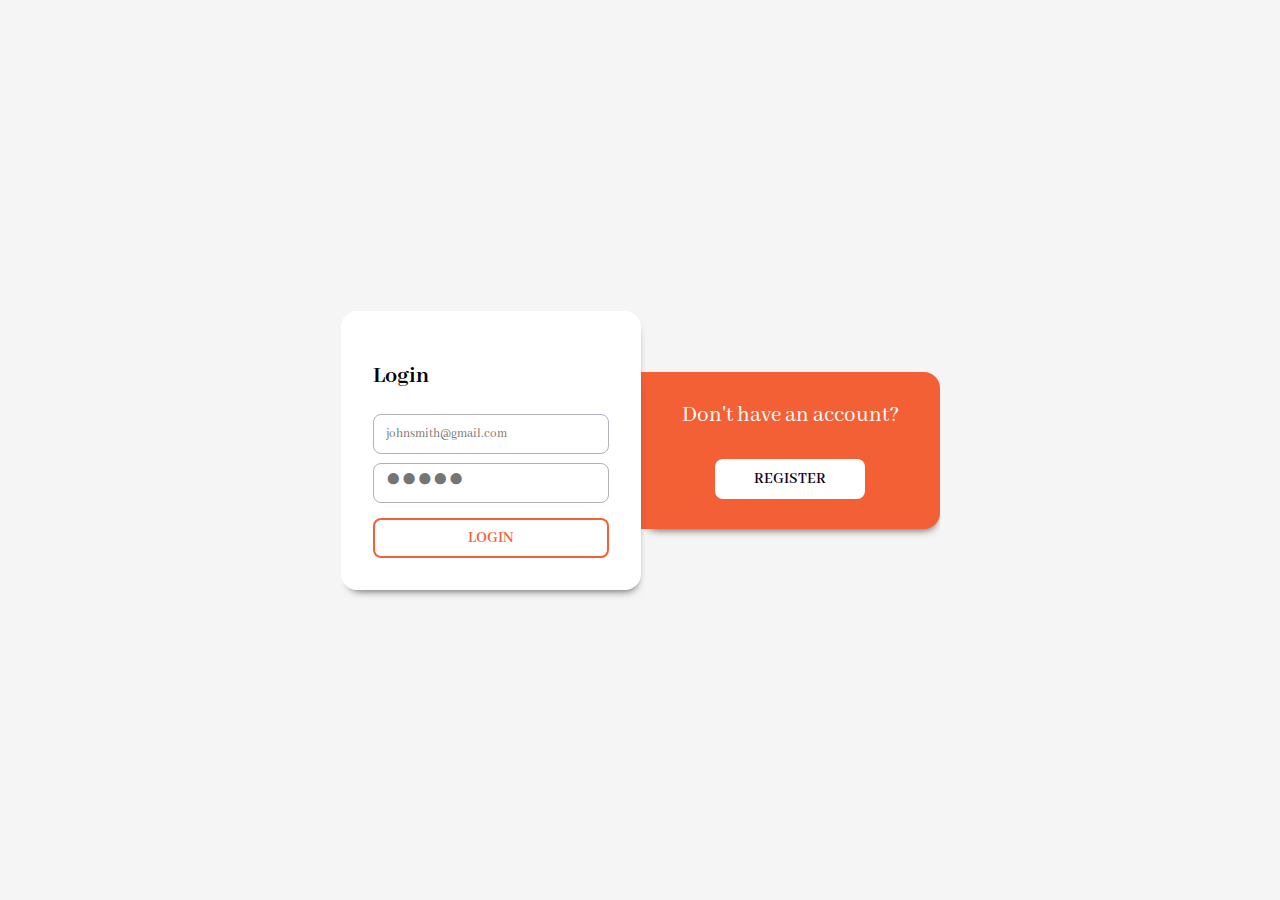
<file: login.html>
<!DOCTYPE html>
<html lang="en">
  <head>
    <meta charset="UTF-8" />
    <meta name="viewport" content="width=device-width, initial-scale=1.0" />
    <title>Sign up/Login</title>
    <link rel="stylesheet" href="assets/style/login.css" />
    <link rel="icon" type="image/png" href="assets\img\logobiolife.png" />
    <link
      href="https://fonts.googleapis.com/css2?family=Abhaya+Libre:wght@400;500;700&family=Just+Another+Hand&display=swap"
      rel="stylesheet"
    />
  </head>
  <body>
    <main>
      <div class="signup">
        <span>Don't have an account?</span>
        <button type="button">Register</button>
      </div>
      <div class="login">
        <span>Already have an account?</span>
        <button type="button">Login</button>
      </div>
      <form action="" class="login-form active">
        <h2>Login</h2>
        <input type="email" id="lemail" placeholder="johnsmith@gmail.com" />
        <input type="password" id="lpassword" placeholder="●●●●●" />
        <button type="button">Login</button>
      </form>
      <form action="" class="signup-form">
        <h2>Sign Up</h2>
        <input type="text" id="full-name" placeholder="John Smith" />
        <input type="email" id="semail" placeholder="johnsmith@gmail.com" />
        <input type="password" id="spassword" placeholder="●●●●●" />
      <select name="role" required>
        <option value="customer">Customer</option>
        <option value="agriculteur">Agriculteur</option>
        <option value="admin">Admin (reserved)</option>
      </select>
        <button type="button">Register</button>
      </form>
    </main>
    <script src="./assets/js/login.js"></script>
  </body>
</html>
</file>
<file: assets/style/login.css>
* {
  box-sizing: border-box;
  font-family: 'Abhaya Libre', serif;
}

body {
  margin: 0;
  padding: 0;
  background-color: whitesmoke;
  font-family: 'Abhaya Libre', serif;
}

a {
  text-decoration: none;
  color: inherit;
}

main {
  display: grid;
  grid-template-columns: 1fr 1fr;
  align-items: center;
  justify-content: center;
  margin: 0 auto;
  max-width: 599px;
  overflow: hidden;
  height: 100vh;
}

main>* {
  grid-row: 1 / 2;
}

.login {
  display: flex;
  justify-content: center;
  align-items: center;
  flex-direction: column;
  gap: 20px;
  padding: 30px 0;
  color: #fff;
  font-size: 23px;
  background-color: #f46036;
  border-top-left-radius: 16px;
  border-bottom-left-radius: 16px;
   box-shadow: var(--shadow-box-shadow, 2px 7px 10px -8px rgb(110, 107, 107),
      2px 7px 10px -8px rgb(110, 107, 107));
}

.signup {
  display: flex;
  justify-content: center;
  align-items: center;
  flex-direction: column;
  gap: 20px;
  padding: 30px 0;
  color: #fff;
  font-size: 23px;
  background-color: #f46036;
  border-top-right-radius: 16px;
  border-bottom-right-radius: 16px;
   box-shadow: var(--shadow-box-shadow, 2px 7px 10px -8px rgb(110, 107, 107),
      2px 7px 10px -8px rgb(110, 107, 107));
}

.login>button,
.signup>button {
  border: none;
  background-color: #fff;
  color: #0e031a;
}

.login {
  grid-column: 1 / 2;

}

.signup {
  grid-column: 2 / 3;
}

.login-form {
  grid-column: 1 / 2;
  transform: translateX(140%);
  background: #ffffff;
  border-radius: 16px;
  padding: 32px;
  display: flex;
  align-items: flex-start;
  justify-content: center;
  width: 300px;
  height: 279px;
  position: relative;
  margin-right: auto;
  box-shadow: var(--shadow-box-shadow, 2px 7px 10px -8px rgb(110, 107, 107),
      2px 7px 10px -8px rgb(110, 107, 107));
}

.signup-form {
  grid-column: 2 / 3;
  transform: translateX(140%);
  background: #ffffff;
  border-radius: 16px;
  padding: 32px;
  display: flex;
  align-items: flex-start;
  justify-content: center;
  width: 299px;
  height: 330px;
  position: relative;
  margin-right: auto;
   box-shadow: var(--shadow-box-shadow, 2px 7px 10px -8px rgb(110, 107, 107),
      2px 7px 10px -8px rgb(110, 107, 107));
}

form {
  padding: 30px 20px;
  max-width: 500px;
  z-index: 10;
  display: flex;
  flex-direction: column;
  justify-content: center;
  transition: transform 0.5s;
}

form.active {
  transform: translateX(0);
}



input {
  border-radius: 8px;
  border-style: solid;
  border-color: var(--text-silver-metallic, #afb1bd);
  color: var(--text-roman-silver, #82828b);
  border-width: 1px;
  padding: 10px 12px 10px 12px;
  display: flex;
  flex-direction: column;
  gap: 10px;
  align-items: flex-start;
  justify-content: flex-start;
  align-self: stretch;
  flex-shrink: 0;
  height: 40px;
  position: relative;
  margin: 4px 0 5px;
  outline: none;
}

input:focus {
  border-color: #f46036;
}


label {
  font-weight: 600;
}

button {
  background-color: transparent;
  border: 2px solid #f46036;
  border-radius: 8px;
  color: #f46036;
  width: 150px;
  height: 40px;
  text-transform: uppercase;
  font-weight: 600;
  font-size: 16px;
  cursor: pointer;
  margin-top: 10px;
  
}
form>button{
  width: 100%;
}
form button:hover {
  background-color: #f46036;
  color: #fff;
}
input[type="password"]::placeholder {
  font-weight: 100;
  font-size: 26px;
}
</file>
